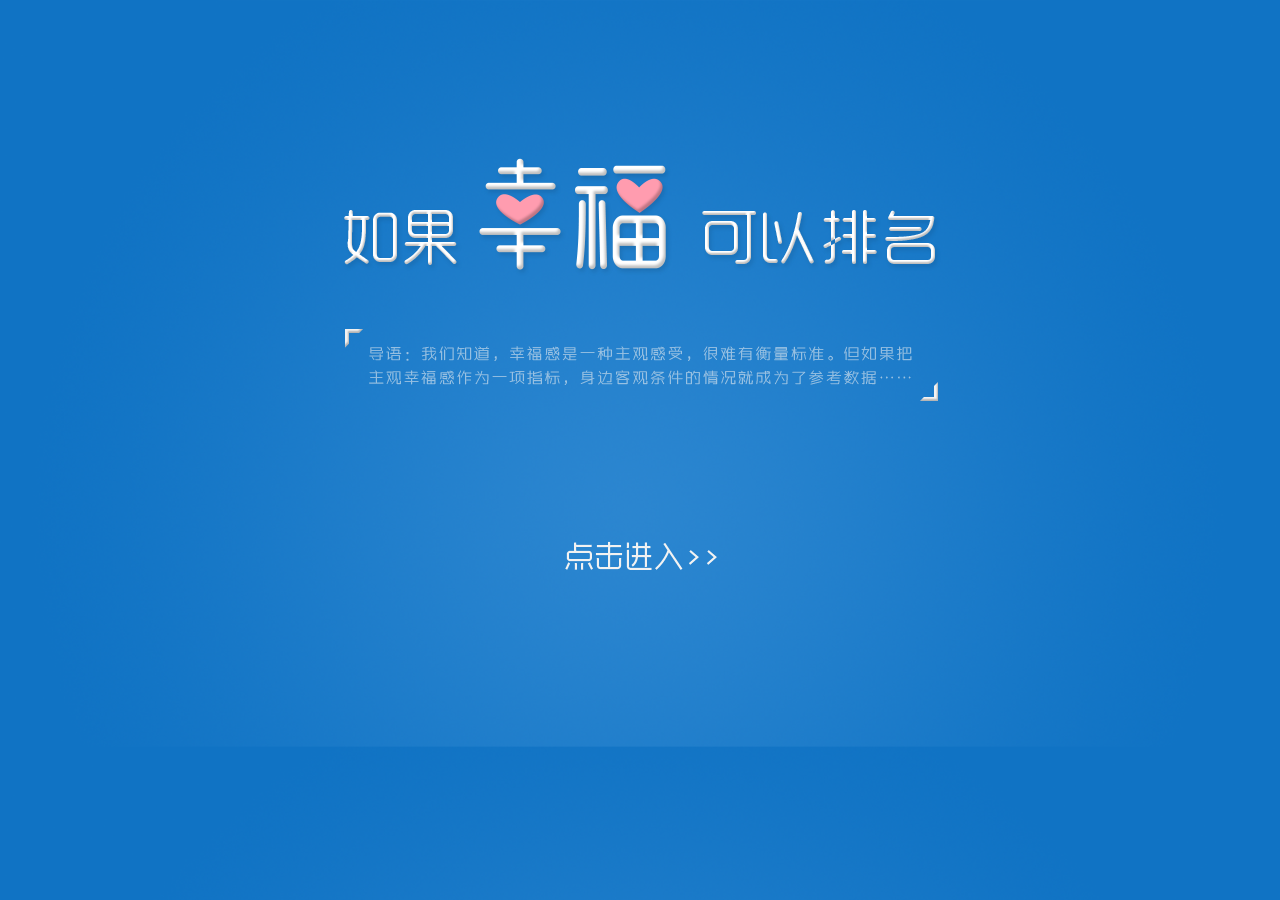
<file: index.html>
<!doctype html>
<html lang="en">
<head>
  <meta charset="UTF-8">
  <title>Document</title>
  <link rel="stylesheet" href="style/style.css" type="text/css" media="all" />
</head>
<body>
  <div id="container">
    <div class="title">
      <div class="icon1"></div>
      <div class="icon2"></div>
    </div>
    <div class="quote"></div>
    <a class="enter" href="main.html"></a>
  </div>
</body>
</html>
</file>
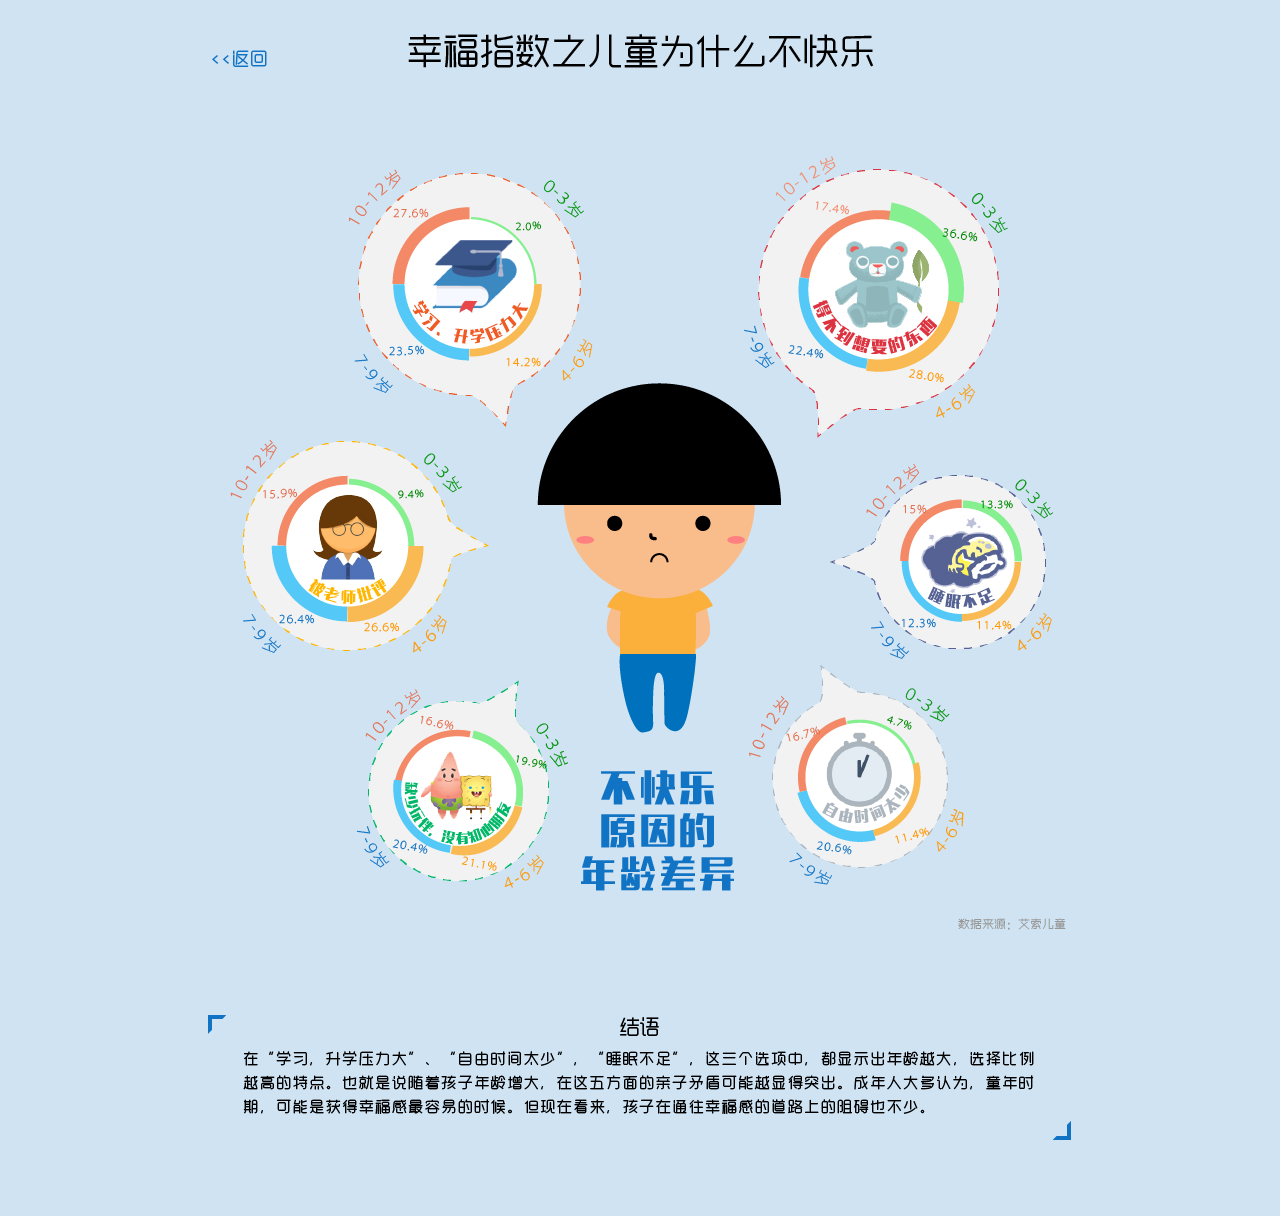
<file: child.html>
<!doctype html>
<html lang="en">
<head>
  <meta charset="UTF-8">
  <title>Document</title>
  <link rel="stylesheet" href="style/content.css" type="text/css" media="all" />

  <style type="text/css" media="all">
html {
  background-color: #CFE3F3;
}
  </style>
</head>
<body>
  <div id="container">
    <a class="return" href="main.html"></a>
    <div id="child"></div>
  </div>
</body>
</html>
</file>
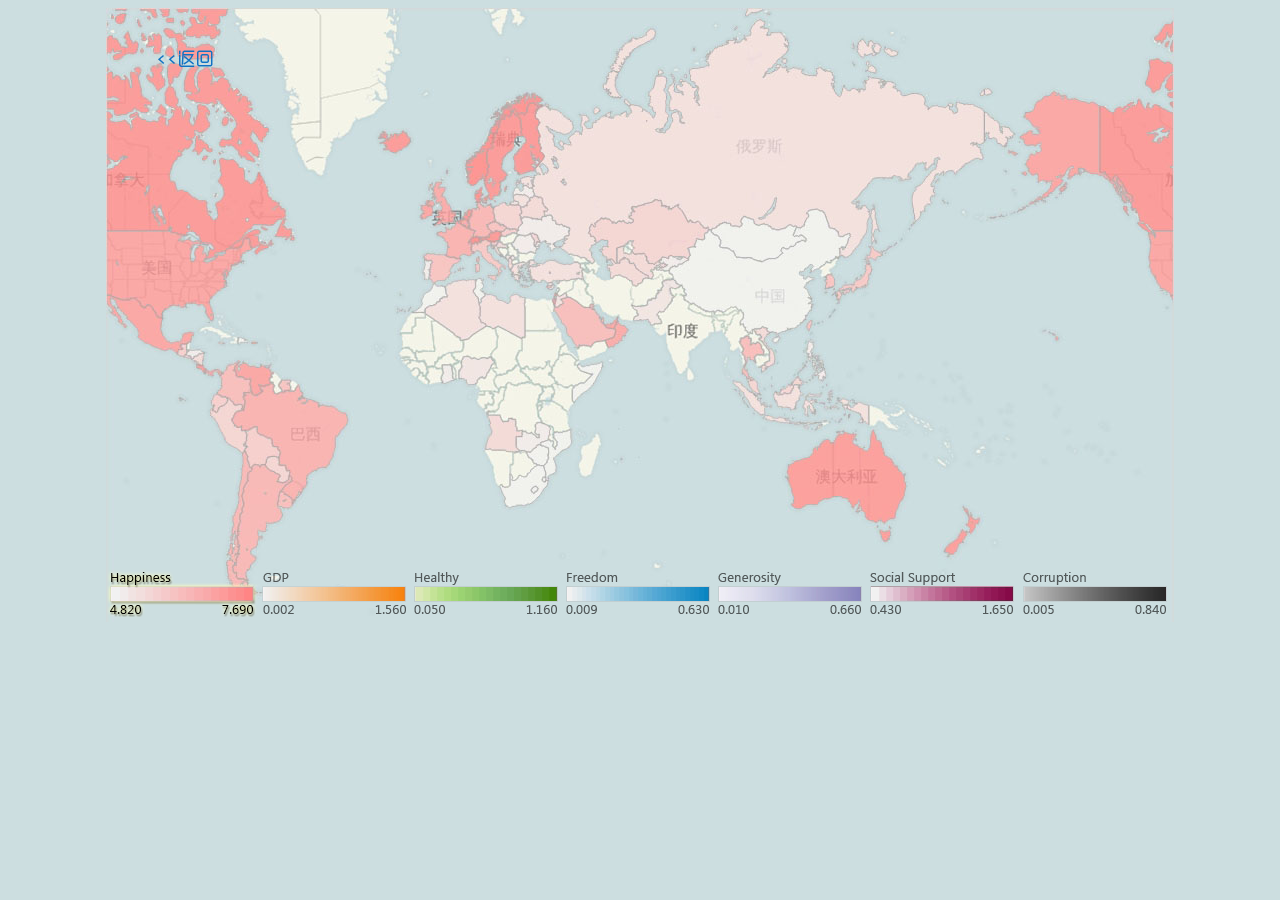
<file: earth.html>
<!doctype html>
<html lang="en">
<head>
  <meta charset="UTF-8">
  <title>Document</title>
  <link rel="stylesheet" href="style/content.css" type="text/css" media="all" />
  <style type="text/css" media="all">
html {
  background-color: #CCDEE0;
}
  </style>
  <script src="js/jquery.js"></script>
</head>
<body>
  <div id="earth">
    <a href="main.html" class="return"></a>
    <div class="area">
      <div class="item happiness"></div>
      <div class="item gdp"></div>
      <div class="item healthy"></div>
      <div class="item freedom"></div>
      <div class="item generosity"></div>
      <div class="item social"></div>
      <div class="item corruption"></div>
    </div>
  </div>
  <script src="js/main.js"></script>
</body>
</html>
</file>
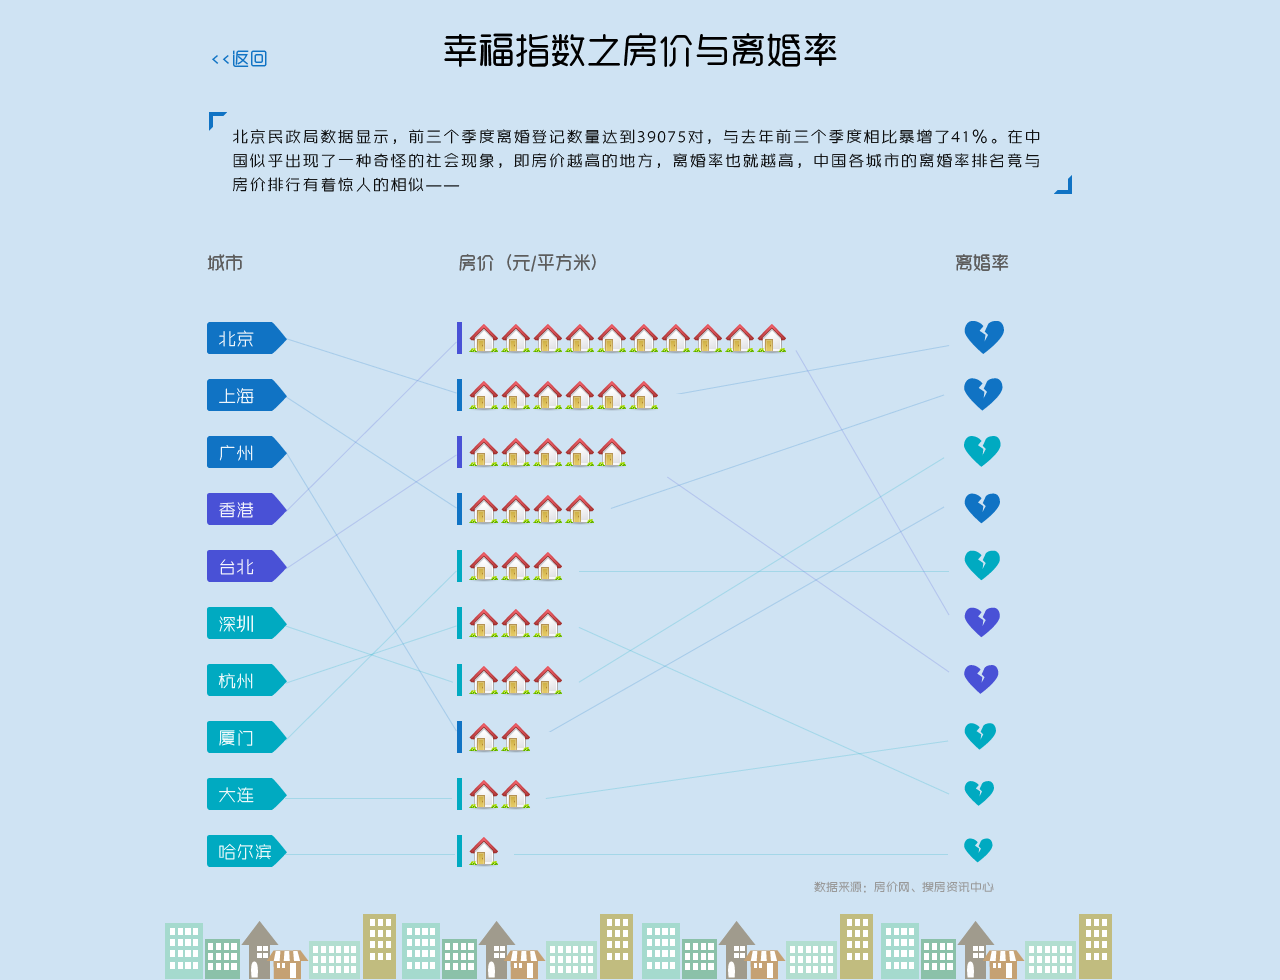
<file: house.html>
<!doctype html>
<html lang="en">
<head>
  <meta charset="UTF-8">
  <title>Document</title>
  <link rel="stylesheet" href="style/content.css" type="text/css" media="all" />
  <style type="text/css" media="all">
html {
  background-color: #CFE3F3;
}
  </style>
  <!--<script src="js/less.js"></script>-->
  <script src="js/jquery.js"></script>
</head>
<body>
  <div id="container">
    <a class="return" href="main.html"></a>
    <div id="house">
      <table>
        <tr>
          <td class="city bj"></td>
          <td class="price price1"></td>
          <td class="divorce divorce1"></td>
        </tr>
        <tr>
          <td class="city sh"></td>
          <td class="price price2"></td>
          <td class="divorce divorce2"></td>
        </tr>
        <tr>
          <td class="city gz"></td>
          <td class="price price3"></td>
          <td class="divorce divorce3"></td>
        </tr>
        <tr>
          <td class="city hk"></td>
          <td class="price price4"></td>
          <td class="divorce divorce4"></td>
        </tr>
        <tr>
          <td class="city tb"></td>
          <td class="price price5"></td>
          <td class="divorce divorce5"></td>
        </tr>
        <tr>
          <td class="city sz"></td>
          <td class="price price6"></td>
          <td class="divorce divorce6"></td>
        </tr>
        <tr>
          <td class="city hz"></td>
          <td class="price price7"></td>
          <td class="divorce divorce7"></td>
        </tr>
        <tr>
          <td class="city xm"></td>
          <td class="price price8"></td>
          <td class="divorce divorce8"></td>
        </tr>
        <tr>
          <td class="city dl"></td>
          <td class="price price9"></td>
          <td class="divorce divorce9"></td>
        </tr>
        <tr>
          <td class="city heb"></td>
          <td class="price price10"></td>
          <td class="divorce divorce10"></td>
        </tr>
      </table>
      <div class="line-area">
        <div class="line bj">
          <div class="number"></div>
        </div>
        <div class="line sh">
          <div class="number"></div>
        </div>
        <div class="line gz">
          <div class="number"></div>
        </div>
        <div class="line hk">
          <div class="number"></div>
        </div>
        <div class="line tb">
          <div class="number"></div>
        </div>
        <div class="line sz">
          <div class="number"></div>
        </div>
        <div class="line hz">
          <div class="number"></div>
        </div>
        <div class="line xm">
          <div class="number"></div>
        </div>
        <div class="line dl">
          <div class="number"></div>
        </div>
        <div class="line heb">
          <div class="number"></div>
        </div>
      </div>
    </div>
  </div>
  <script src="js/main.js"></script>
</body>
</html>
</file>
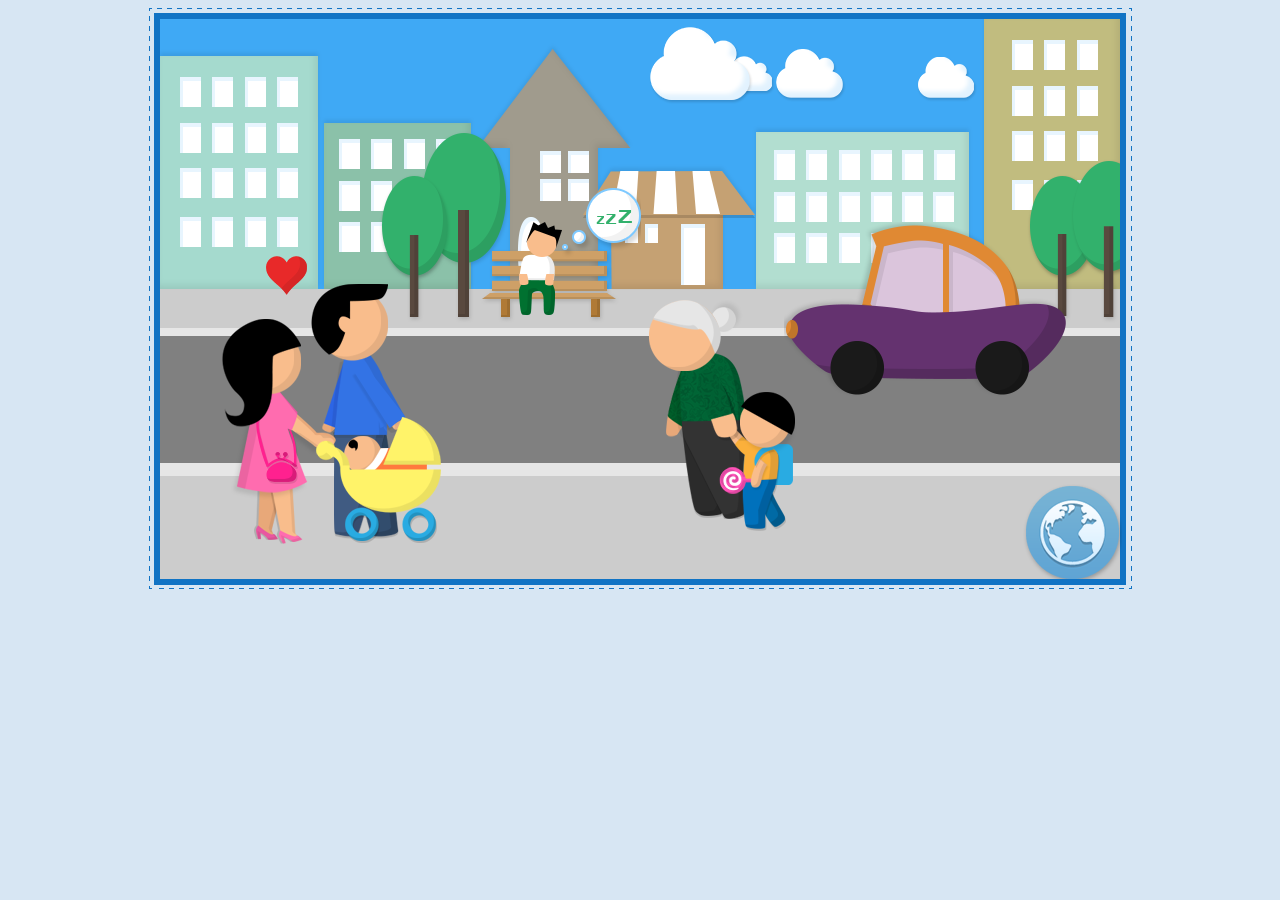
<file: main.html>
<!doctype html>
<html lang="en">
<head>
  <meta charset="UTF-8">
  <title>Document</title>
  <link rel="stylesheet" href="style/main.css" type="text/css" media="all" />
</head>
<body>
  <div id="container">
    <a class="earth" href="earth.html" title="查看全球幸福指数"></a>
    <a class="house" href="house.html" title="房价与离婚率十大城市排行">
          <div class="heart"title="房价与离婚率十大城市排行"></div>
    </a>
    <a class="material" href="material.html" title="查看物质指数"></a>
    <a class="sleep" href="sleep.html" title="查看睡眠质量"></a>
    <a class="pension" href="pension.html" title="养老金指数">
      <div class="hand"></div>
    </a>
    <a class="child" href="child.html" title="儿童不快乐原因的年龄分布"></a>
    <a class="transport" href="transport.html" title="交通指数"></a>
  </div>
</body>
</html>
</file>
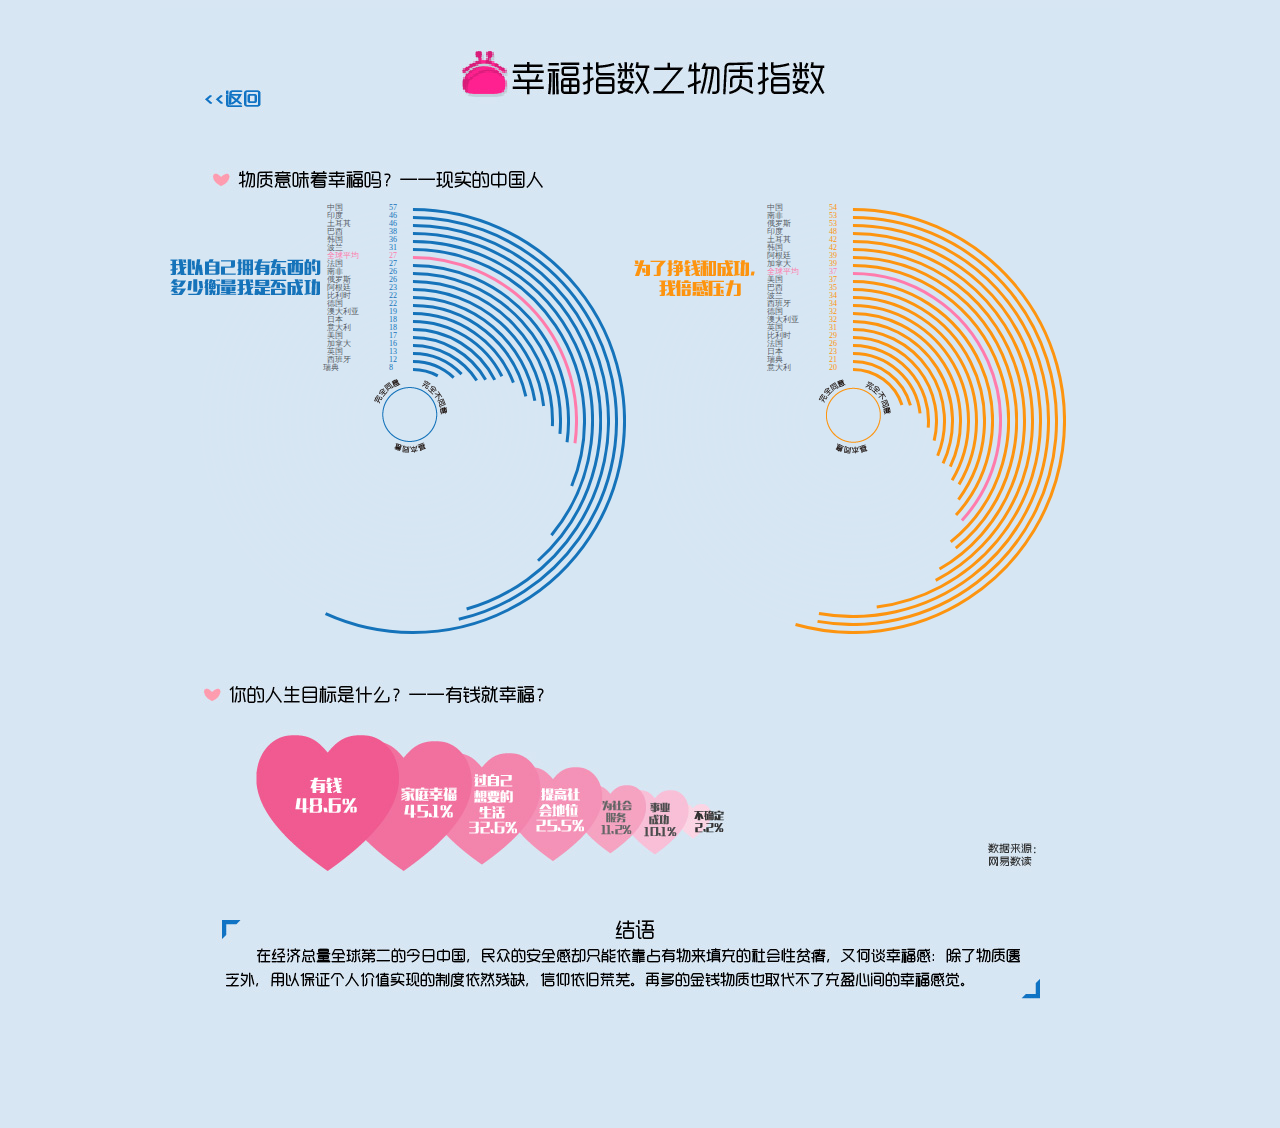
<file: material.html>
<!doctype html>
<html lang="en">
<head>
  <meta charset="UTF-8">
  <title>Document</title>
  <link rel="stylesheet" href="style/material.css" type="text/css" media="all" />
  <link rel="stylesheet" href="style/content.css" type="text/css" media="all" />
  <script src="js/jquery.js"></script>
  <script src="js/circles.js"></script>
</head>
<body>
  <div id="container">
    <div id="material">
    <a class="return" href="main.html"></a>
      <div class="chart">
        <div id="own"></div>
        <div id="press"></div>
        <div id="title-left"></div>
        <div id="title-right"></div>
        <div id="circle-left"></div>
        <div id="circle-right"></div>
      </div>
    </div>
  </div>
  <script src="js/material.js" type="text/javascript" charset="utf-8"></script>
</body>
</html>
</file>
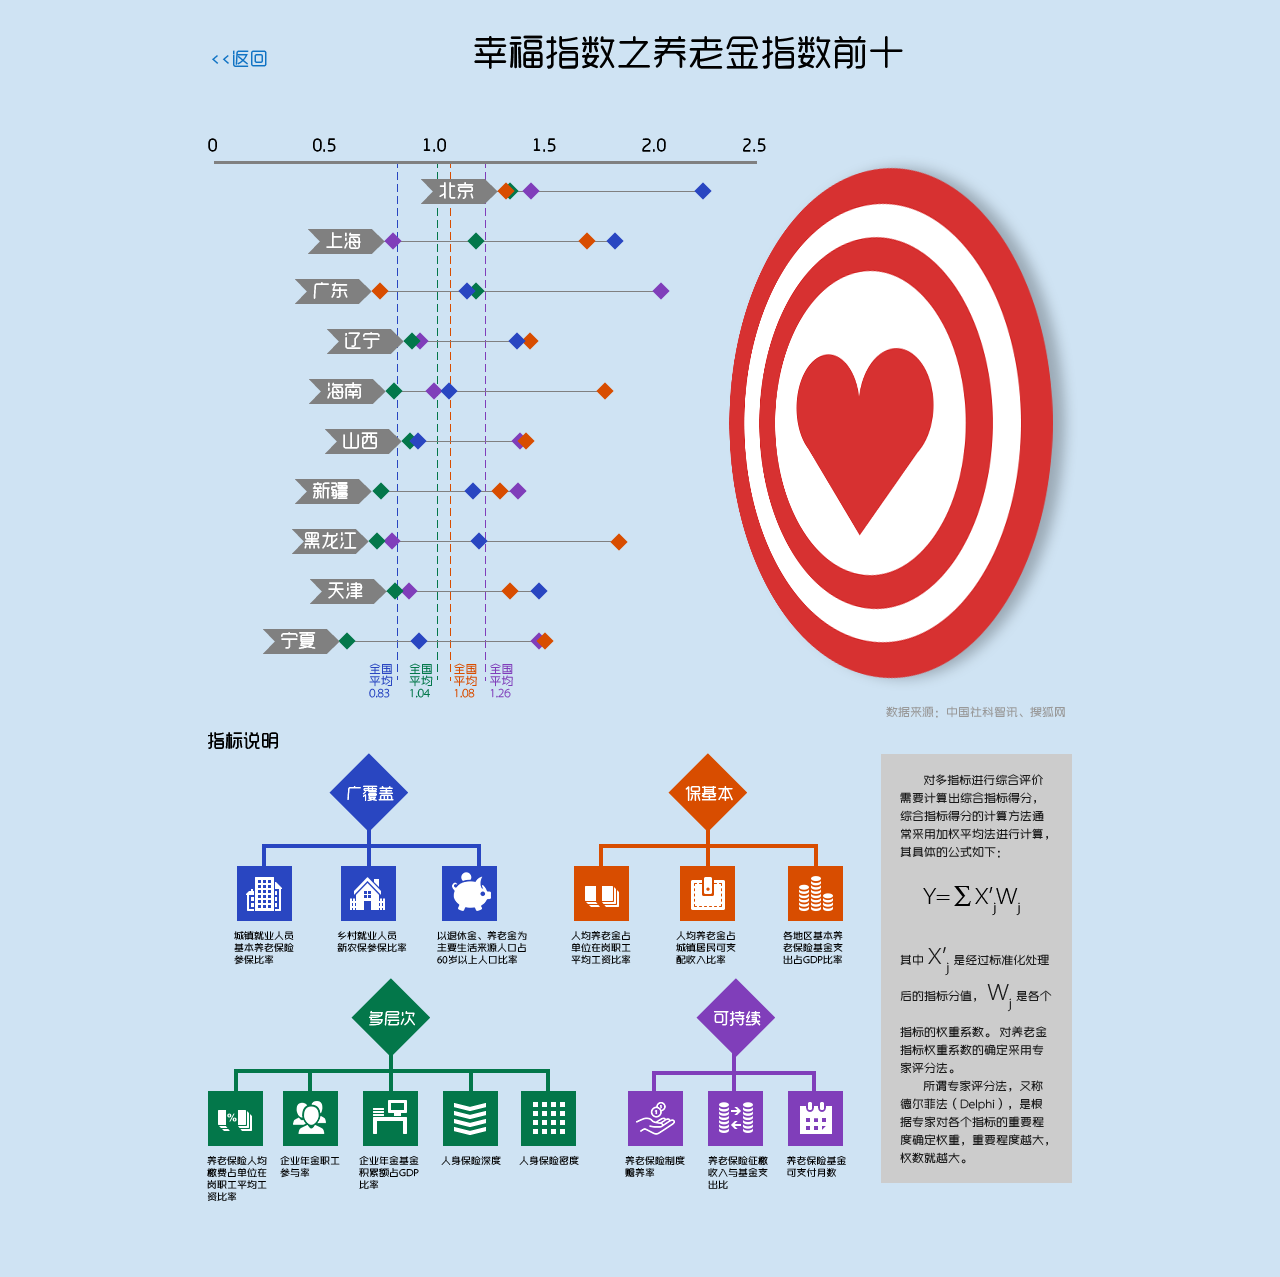
<file: pension.html>
<!doctype html>
<html lang="en">
<head>
  <meta charset="UTF-8">
  <title>Document</title>
  <link rel="stylesheet" href="style/content.css" type="text/css" media="all" />
  <style type="text/css" media="all">
html {
  background-color: #CFE3F3;
}
  </style>
</head>
<body>
  <div id="container">
    <a href="main.html" class="return"></a>
    <div id="pension"></div>
  </div>
</body>
</html>
</file>
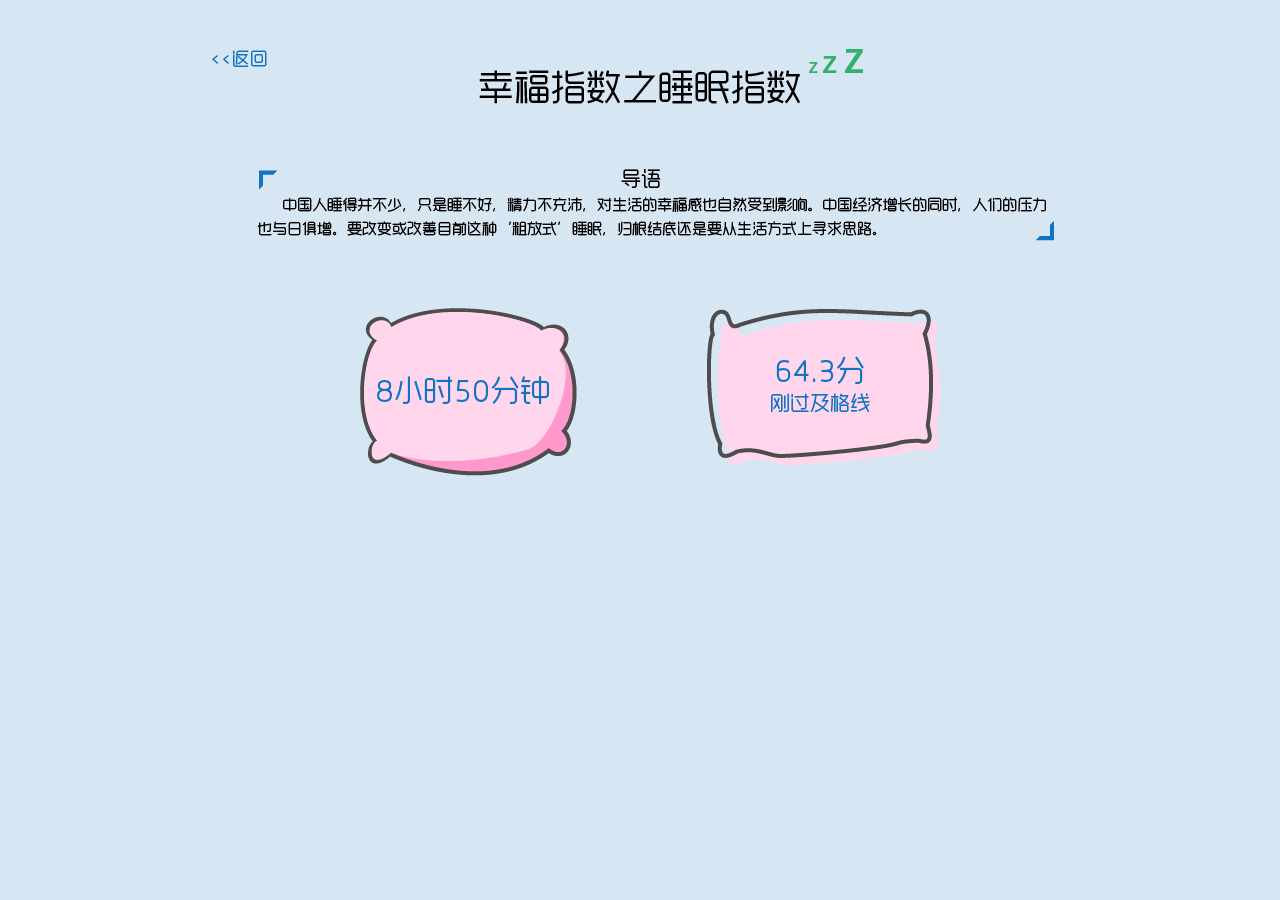
<file: sleep.html>
<!doctype html>
<html lang="en">
<head>
  <meta charset="UTF-8">
  <title>Document</title>
  <link rel="stylesheet" href="style/content.css" type="text/css" media="all" />
</head>
<body>
  <div id="container">
    <a href="main.html" class="return"></a>
    <div id="sleep">
      <div class="enter">
        <a href="sleep_time.html" class="time"></a>
        <a href="sleep_mark.html" class="mark"></a>
      </div>
    </div>
  </div>
</body>
</html>
</file>
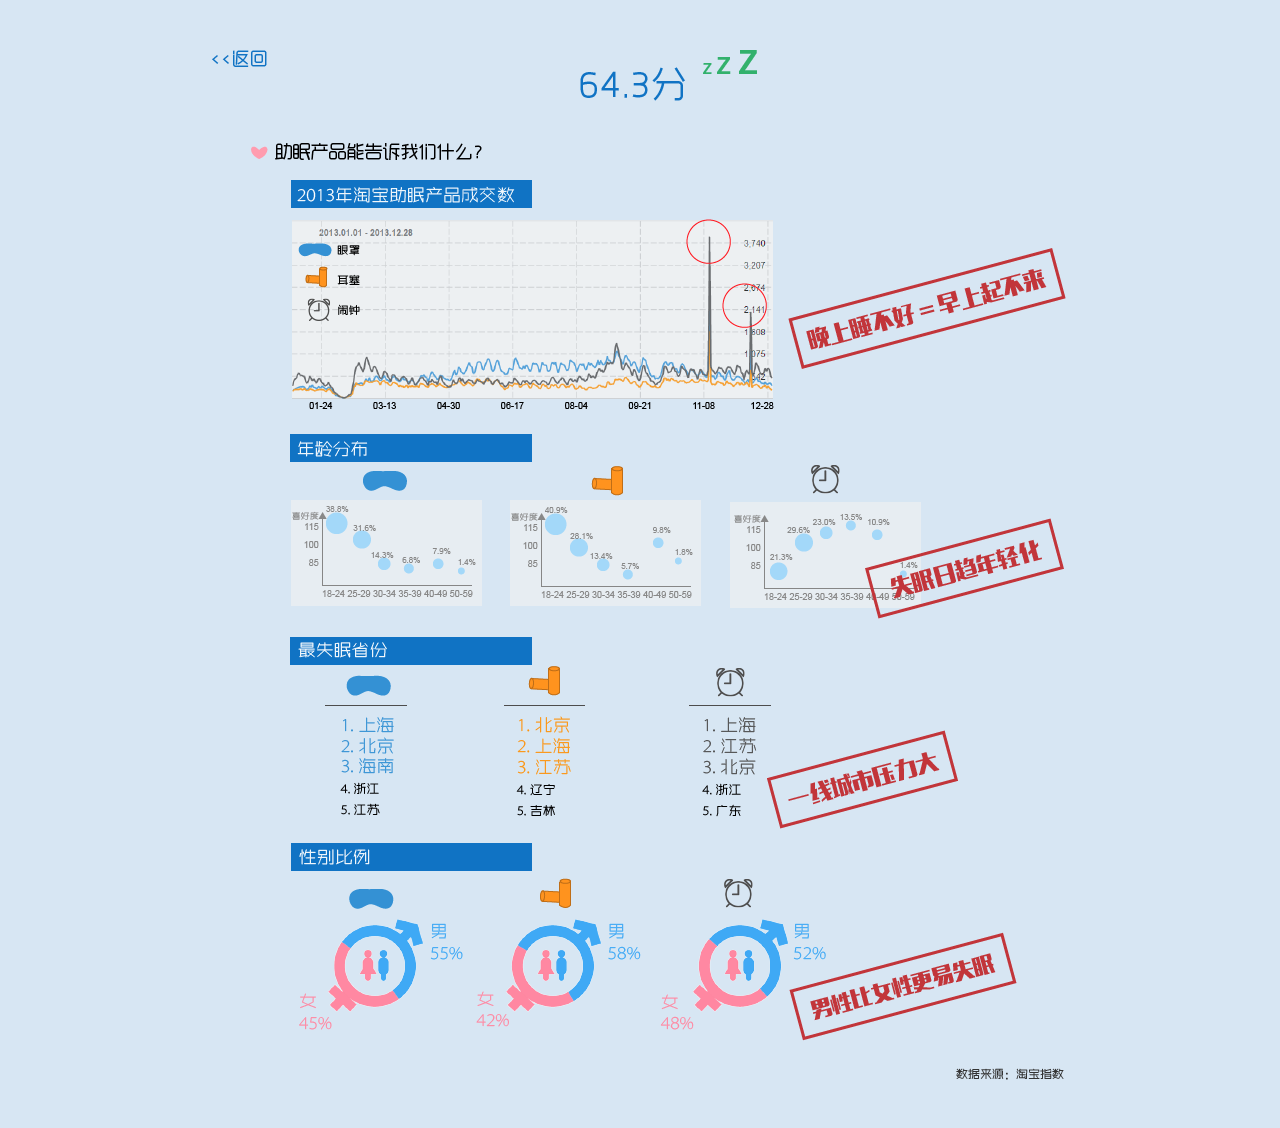
<file: sleep_mark.html>
<!doctype html>
<html lang="en">
<head>
  <meta charset="UTF-8">
  <title>Document</title>
  <link rel="stylesheet" href="style/content.css" type="text/css" media="all" />
</head>
<body>
  <div id="container">
    <a href="sleep.html" class="return"></a>
    <div id="sleep-mark"></div>
  </div>
</body>
</html>
</file>
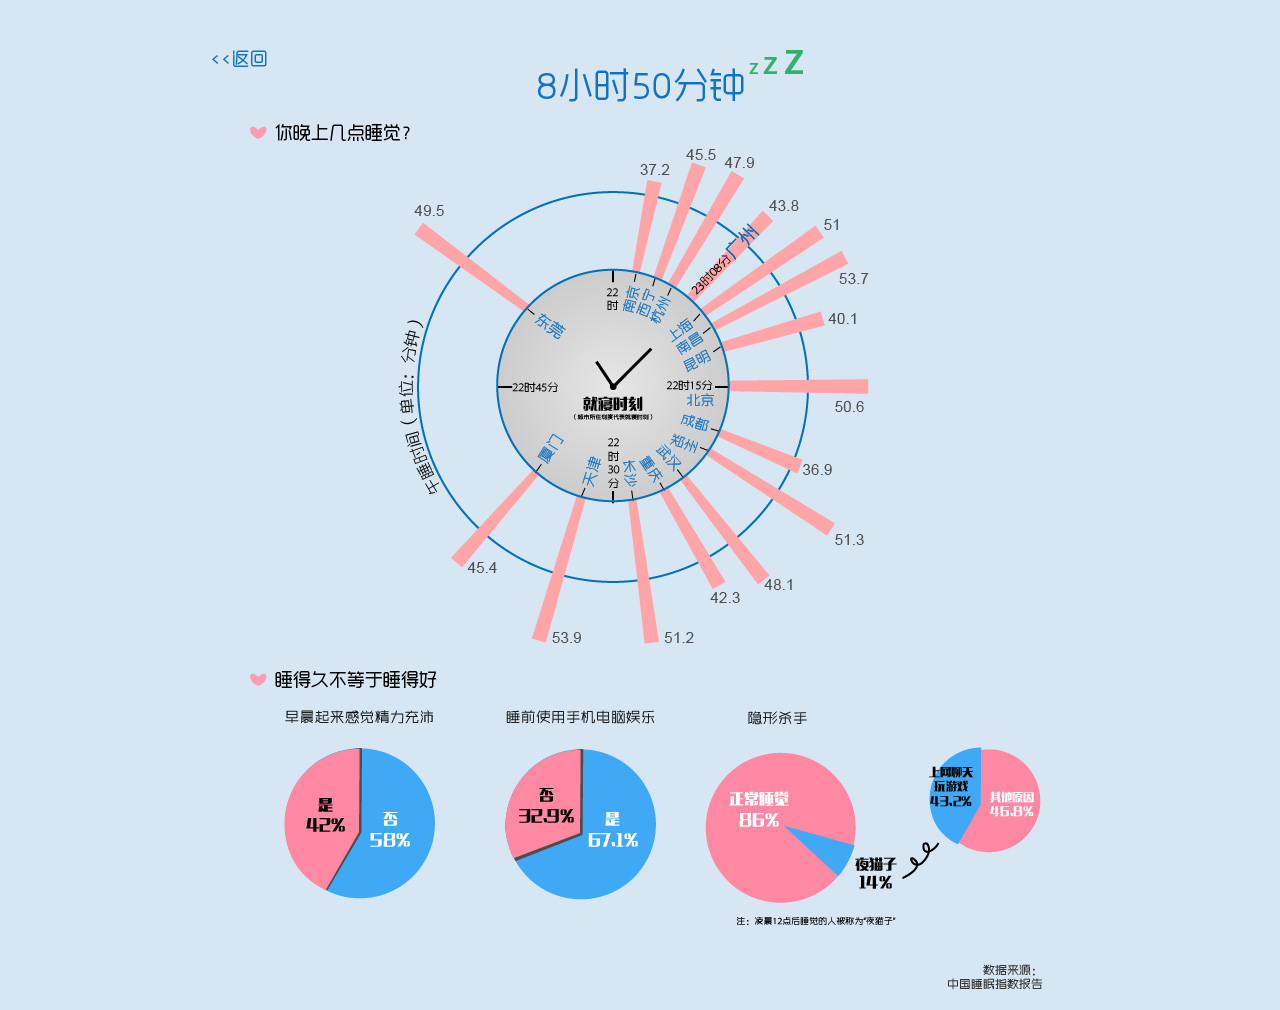
<file: sleep_time.html>
<!doctype html>
<html lang="en">
<head>
  <meta charset="UTF-8">
  <title>Document</title>
  <link rel="stylesheet" href="style/content.css" type="text/css" media="all" />
</head>
<body>
  <div id="container">
    <a href="sleep.html" class="return"></a>
    <div id="sleep-time"></div>
  </div>
</body>
</html>
</file>
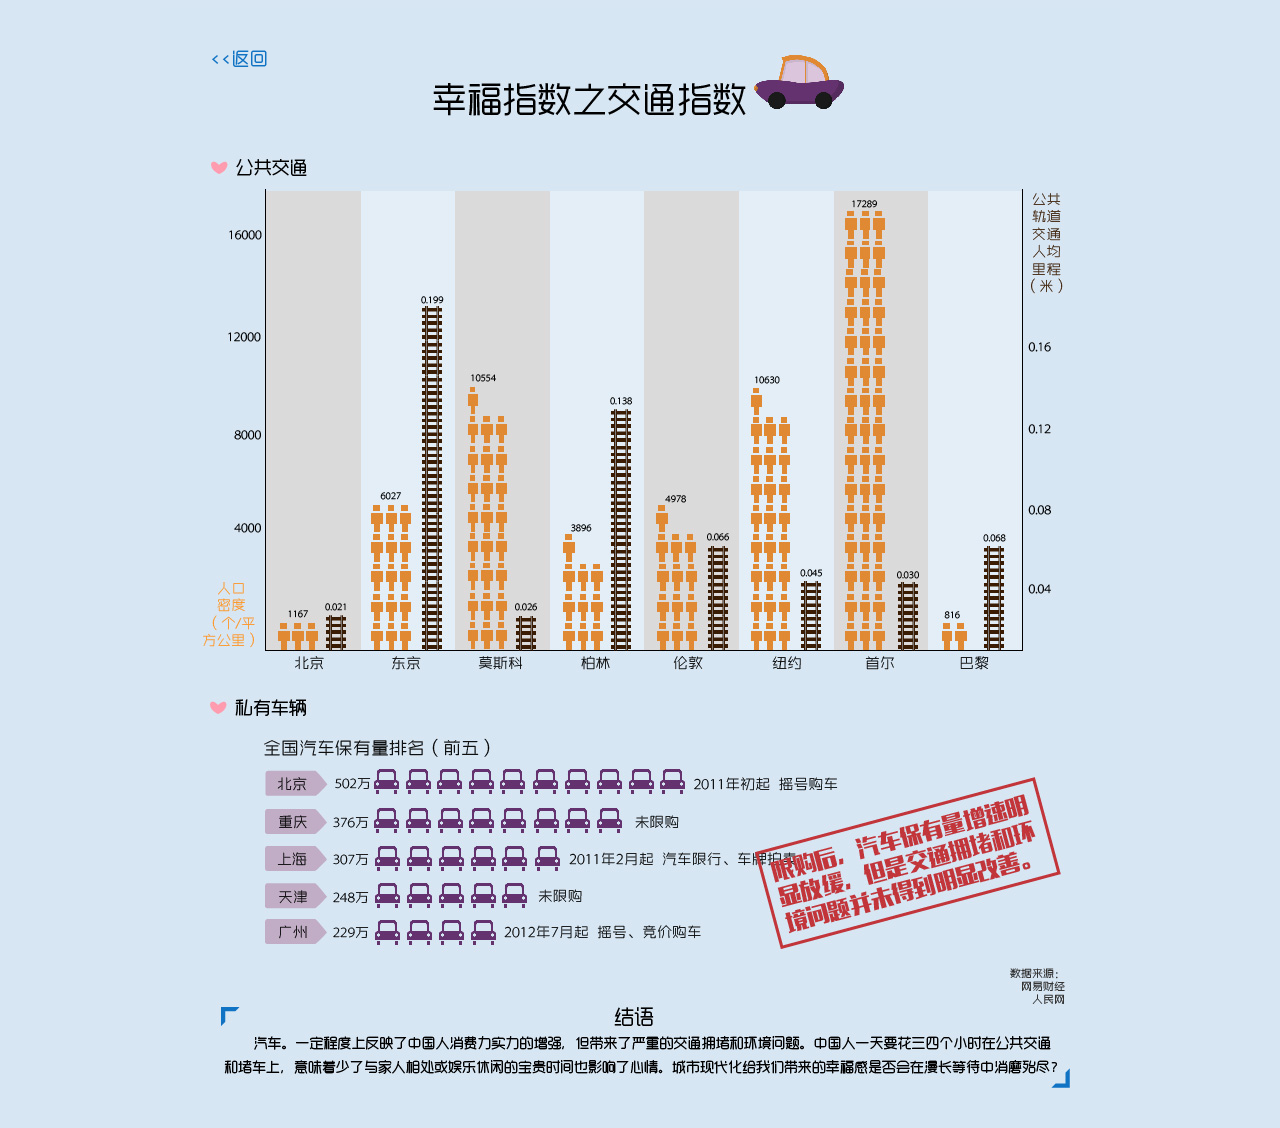
<file: transport.html>
<!doctype html>
<html lang="en">
<head>
  <meta charset="UTF-8">
  <title>Document</title>
  <link rel="stylesheet" href="style/content.css" type="text/css" media="all" />
</head>
<body>
  <div id="container">
    <a href="main.html" class="return"></a>
    <div id="car"></div>
  </div>
</body>
</html>
</file>
<file: style/style.css>
.bg {
  background: #ccc;
}
.b {
  border: 1px solid red;
}
.active {
  opacity: 1.0!important;
}
.inactive {
  opacity: 0.1!important;
}
.bg2 {
  background: #999;
}
.visible {
  display: block!important;
}
.invisible {
  display: none;
}
body {
  background: url(../images/welbg.png);
  background-size: 100%;
  text-align: center;
}
/* page_1 */
#container {
  margin: 0 auto;
  width: 960px;
  height: 500px;
  text-align: center;
  margin-top: 150px;
}
#container .title {
  width: 623px;
  height: 79px;
  margin: 0 auto;
  position: relative;
}
#container .title .icon1 {
  width: 623px;
  height: 79px;
  position: absolute;
  background: url(../images/if.png) no-repeat;
  top: 49px;
}
#container .title .icon2 {
  width: 202px;
  height: 134px;
  position: absolute;
  background: url(../images/xingfu.png) no-repeat;
  left: 150px;
}
#container .quote {
  width: 601px;
  height: 82px;
  margin: 100px auto;
  background: url(../images/welp.png) no-repeat;
}
#container .enter {
  display: block;
  width: 154px;
  height: 30px;
  margin: 130px auto;
  background: url(../images/in.png) no-repeat;
}
</file>
<file: style/content.css>
.bg {
  background: #ccc;
}
.b {
  border: 1px solid red;
}
.active {
  opacity: 1.0!important;
}
.inactive {
  opacity: 0.1!important;
}
.bg2 {
  background: #999;
}
.visible {
  display: block!important;
}
.invisible {
  display: none;
}
html {
  background-color: #d7e6f3;
}
#container {
  margin: 0 auto;
  width: 960px;
  min-height: 400px;
  position: relative;
}
#container .return {
  display: inline-block;
  width: 58px;
  height: 20px;
  position: absolute;
  left: 50px;
  top: 40px;
  background: url(../images/return.png) no-repeat;
  z-index: 100;
}
/* child */
#child {
  width: 100%;
  height: 1200px;
  background: url(../images/child_bg.png) no-repeat;
}
/* house */
#house {
  width: 100%;
  height: 972px;
  background: url(../images/house/pricebg.png) no-repeat;
  position: absolute;
}
#house table {
  width: 870px;
  height: 500px;
  margin-top: 300px;
  position: absolute;
  text-align: left;
  left: 50%;
  margin-left: -435px;
}
#house table tr {
  height: 55px;
  width: 100%;
}
#house table .city {
  width: 230px;
  height: 32px;
  background-position: left center!important;
  cursor: pointer;
}
#house table .price {
  width: 470px;
  background-position: left center!important;
}
#house table .divorce {
  width: 100px;
  background-position: left center!important;
}
#house table .bj {
  background: url(../images/house/citybj.png) no-repeat;
}
#house table .sh {
  background: url(../images/house/citysh.png) no-repeat;
}
#house table .gz {
  background: url(../images/house/citygz.png) no-repeat;
}
#house table .hk {
  background: url(../images/house/cityhk.png) no-repeat;
}
#house table .tb {
  background: url(../images/house/citytb.png) no-repeat;
}
#house table .sz {
  background: url(../images/house/citysz.png) no-repeat;
}
#house table .hz {
  background: url(../images/house/cityhz.png) no-repeat;
}
#house table .xm {
  background: url(../images/house/cityxm.png) no-repeat;
}
#house table .dl {
  background: url(../images/house/citydl.png) no-repeat;
}
#house table .heb {
  background: url(../images/house/cityheb.png) no-repeat;
}
#house table .price1 {
  background: url(../images/house/househk.png) no-repeat;
}
#house table .price2 {
  background: url(../images/house/housebj.png) no-repeat;
}
#house table .price3 {
  background: url(../images/house/housetb.png) no-repeat;
}
#house table .price4 {
  background: url(../images/house/housesh.png) no-repeat;
}
#house table .price5 {
  background: url(../images/house/housexm.png) no-repeat;
}
#house table .price6 {
  background: url(../images/house/househz.png) no-repeat;
}
#house table .price7 {
  background: url(../images/house/housesz.png) no-repeat;
}
#house table .price8 {
  background: url(../images/house/housegz.png) no-repeat;
}
#house table .price9 {
  background: url(../images/house/housedl.png) no-repeat;
}
#house table .price10 {
  background: url(../images/house/househeb.png) no-repeat;
}
#house table .divorce1 {
  background: url(../images/house/divorcebj.png) no-repeat;
}
#house table .divorce2 {
  background: url(../images/house/divorcesh.png) no-repeat;
}
#house table .divorce3 {
  background: url(../images/house/divorcesz.png) no-repeat;
}
#house table .divorce4 {
  background: url(../images/house/divorcegz.png) no-repeat;
}
#house table .divorce5 {
  background: url(../images/house/divorcexm.png) no-repeat;
}
#house table .divorce6 {
  background: url(../images/house/divorcehk.png) no-repeat;
}
#house table .divorce7 {
  background: url(../images/house/divorcetb.png) no-repeat;
}
#house table .divorce8 {
  background: url(../images/house/divorcedl.png) no-repeat;
}
#house table .divorce9 {
  background: url(../images/house/divorcehz.png) no-repeat;
}
#house table .divorce10 {
  background: url(../images/house/divorceheb.png) no-repeat;
}
#house .line-area {
  width: 690px;
  height: 500px;
  position: absolute;
  top: 300px;
  left: 125px;
}
#house .line-area .line {
  position: absolute;
  width: 100%;
  height: 10px;
  opacity: 0.2;
}
#house .line-area .number {
  position: absolute;
  width: 400px;
  height: 10px;
  right: -90px;
  display: none;
}
#house .line-area .bj {
  top: 30px;
  width: 665px;
  height: 56px;
  background: url(../images/house/line-num/line01-BJ.png) no-repeat;
}
#house .line-area .bj .number {
  top: -14px;
  right: -104px;
  width: 389px;
  height: 94px;
  background: url(../images/house/line-num/num01-BJ.png) no-repeat;
}
#house .line-area .sh {
  top: 86px;
  width: 660px;
  height: 115px;
  background: url(../images/house/line-num/line02-SH.png) no-repeat;
}
#house .line-area .sh .number {
  top: -10px;
  right: -104px;
  width: 445px;
  height: 149px;
  background: url(../images/house/line-num/num02-SH.png) no-repeat;
}
#house .line-area .gz {
  top: 143px;
  width: 660px;
  height: 281px;
  background: url(../images/house/line-num/line03-GZ.png) no-repeat;
}
#house .line-area .gz .number {
  top: 43px;
  right: -104px;
  width: 504px;
  height: 263px;
  background: url(../images/house/line-num/num03-GZ.png) no-repeat;
}
#house .line-area .hk {
  top: 33px;
  width: 665px;
  height: 275px;
  background: url(../images/house/line-num/line04-HK.png) no-repeat;
}
#house .line-area .hk .number {
  top: -18px;
  right: -120px;
  width: 269px;
  height: 319px;
  background: url(../images/house/line-num/num04-HK.png) no-repeat;
}
#house .line-area .tb {
  top: 146px;
  width: 665px;
  height: 219px;
  background: url(../images/house/line-num/line05-TB.png) no-repeat;
}
#house .line-area .tb .number {
  top: -17px;
  right: -114px;
  width: 429px;
  height: 264px;
  background: url(../images/house/line-num/num05-TB.png) no-repeat;
}
#house .line-area .sz {
  top: 149px;
  width: 660px;
  height: 226px;
  background: url(../images/house/line-num/line06-SZ.png) no-repeat;
}
#house .line-area .sz .number {
  top: -16px;
  right: -127px;
  width: 499px;
  height: 262px;
  background: url(../images/house/line-num/num06-SZ.png) no-repeat;
}
#house .line-area .hz {
  top: 317px;
  width: 665px;
  height: 170px;
  background: url(../images/house/line-num/line07-HZ.png) no-repeat;
}
#house .line-area .hz .number {
  top: -16px;
  right: -94px;
  width: 473px;
  height: 206px;
  background: url(../images/house/line-num/num07-HZ.png) no-repeat;
}
#house .line-area .xm {
  top: 262px;
  width: 665px;
  height: 171px;
  background: url(../images/house/line-num/line08-XM.png) no-repeat;
}
#house .line-area .xm .number {
  top: -19px;
  right: -112px;
  width: 488px;
  height: 38px;
  background: url(../images/house/line-num/num08-XM.png) no-repeat;
}
#house .line-area .dl {
  top: 432px;
  width: 664px;
  height: 59px;
  background: url(../images/house/line-num/line09-DL.png) no-repeat;
}
#house .line-area .dl .number {
  top: -14px;
  right: -96px;
  width: 504px;
  height: 91px;
  background: url(../images/house/line-num/num09-DL.png) no-repeat;
}
#house .line-area .heb {
  top: 546px;
  width: 674px;
  height: 13px;
  background: url(../images/house/line-num/line10-HEB.png) no-repeat;
}
#house .line-area .heb .number {
  top: -17px;
  right: -88px;
  width: 543px;
  height: 37px;
  background: url(../images/house/line-num/num10-HEB.png) no-repeat;
}
/* material */
#material {
  width: 100%;
  height: 1120px;
  background: url(../images/material/materialbg.jpg) no-repeat;
  position: absolute;
}
#material .return {
  left: 44px;
  top: 80px;
  opacity: 1;
}
#material .chart {
  width: 900px;
  height: 450px;
  margin: 0 auto;
  margin-top: 200px;
}
#material #own,
#material #press {
  width: 430px;
  height: 430px;
  margin-left: 10px;
  float: left;
  /*.b;*/
}
#material #press:after {
  content: '';
  clear: both;
}
/* sleep */
#sleep {
  position: absolute;
  width: 100%;
  min-height: 551px;
  background: url(../images/sleep/sleepbg.jpg) no-repeat;
}
#sleep .enter {
  width: 800;
  min-height: 170px;
  margin: 0 auto;
  margin-top: 300px;
  text-align: center;
}
#sleep .enter .time,
#sleep .enter .mark {
  width: 217px;
  height: 168px;
  float: left;
  background: url(../images/sleep/pillow1.png) no-repeat;
}
#sleep .enter .time {
  margin-left: 200px;
}
#sleep .enter .mark {
  width: 234px;
  float: right;
  margin-right: 180px;
  background: url(../images/sleep/pillow2.png) no-repeat;
}
#sleep .enter .mark:after {
  content: '';
  clear: both;
}
#sleep-time {
  position: absolute;
  width: 100%;
  height: 1002px;
  background: url(../images/sleep/pillow1bg.jpg) no-repeat;
}
#sleep-mark {
  position: absolute;
  width: 100%;
  height: 1120px;
  background: url(../images/sleep/pillow2bg.jpg) no-repeat;
}
/* pension */
#pension {
  width: 100%;
  height: 1269px;
  position: absolute;
  background: url(../images/pension/grandmabg.png) no-repeat;
}
/* car */
#car {
  width: 100%;
  height: 1120px;
  position: absolute;
  background: url(../images/car/carbg.jpg) no-repeat;
}
/* earth */
#earth {
  width: 1068px;
  height: 614px;
  margin: 0 auto;
  background: url(../images/earth/happiness.jpg) no-repeat;
  position: relative;
}
#earth .return {
  display: inline-block;
  width: 58px;
  height: 20px;
  position: absolute;
  left: 50px;
  top: 40px;
  background: url(../images/return.png) no-repeat;
  z-index: 100;
}
#earth .area {
  position: absolute;
  bottom: 0;
  width: 100%;
  height: 56px;
}
#earth .area .item {
  width: 152px;
  height: 54px;
  background: #ccc;
  float: left;
}
#earth .area .happiness {
  cursor: pointer;
  background: url(../images/earth/Happiness_Off.png) no-repeat;
}
#earth .area .happiness:hover {
  background: url(../images/earth/Happiness_On.png) no-repeat;
}
#earth .area .gdp {
  cursor: pointer;
  background: url(../images/earth/GDP_Off.png) no-repeat;
}
#earth .area .gdp:hover {
  background: url(../images/earth/GDP_On.png) no-repeat;
}
#earth .area .healthy {
  cursor: pointer;
  background: url(../images/earth/healthy_Off.png) no-repeat;
}
#earth .area .healthy:hover {
  background: url(../images/earth/healthy_On.png) no-repeat;
}
#earth .area .freedom {
  cursor: pointer;
  background: url(../images/earth/freedom_Off.png) no-repeat;
}
#earth .area .freedom:hover {
  background: url(../images/earth/freedom_On.png) no-repeat;
}
#earth .area .generosity {
  cursor: pointer;
  background: url(../images/earth/generosity_Off.png) no-repeat;
}
#earth .area .generosity:hover {
  background: url(../images/earth/generosity_On.png) no-repeat;
}
#earth .area .social {
  cursor: pointer;
  background: url(../images/earth/SocialSupport_Off.png) no-repeat;
}
#earth .area .social:hover {
  background: url(../images/earth/SocialSupport_On.png) no-repeat;
}
#earth .area .corruption {
  cursor: pointer;
  background: url(../images/earth/Corruption_Off.png) no-repeat;
}
#earth .area .corruption:hover {
  background: url(../images/earth/Corruption_On.png) no-repeat;
}
</file>
<file: style/main.css>
html {
  background-color: #d7e6f3;
}
.bg {
  background: #ccc;
}
.b {
  border: 1px solid red;
}
.active {
  opacity: 1.0!important;
}
.inactive {
  opacity: 0.1!important;
}
.bg2 {
  background: #999;
}
.visible {
  display: block!important;
}
.invisible {
  display: none;
}
#container {
  margin: 0 auto;
  width: 983px;
  height: 581px;
  background: url(../images/homebg.png) no-repeat;
  position: relative;
  z-index: 0;
}
#container a {
  display: block;
}
#container .earth {
  position: absolute;
  width: 100px;
  height: 100px;
  right: 10px;
  bottom: 10px;
  background: url(../images/earth.png) no-repeat;
}
#container .house {
  position: absolute;
  width: 960px;
  height: 280px;
  left: 0px;
  top: 0px;
  background: transparent;
  cursor: pointer;
}
#container .material {
  position: absolute;
  width: 42px;
  height: 37px;
left: 112px;
top: 442px;
  background: url(../images/wallet.png) no-repeat;
}
#container .house .heart {
  position: absolute;
  left: 110px;
  top: 240px;
  width: 55px;
  height: 50px;
  background: url(../images/heart.png) no-repeat center;
}
#container .house .heart:hover {
  background: url(../images/broken.png) no-repeat center;
}
#container .sleep {
  position: absolute;
  width: 122px;
  height: 128px;
  left: 370px;
  top: 180px;
  background: url(../images/sleep.png) no-repeat;
}
#container .child {
  position: absolute;
  width: 90px;
  height: 149px;
  left: 566px;
  top: 380px;
  background: url(../images/child.png) no-repeat;
}
#container .pension {
  position: absolute;
  width: 100px;
  height: 231px;
  left: 500px;
  top: 280px;
  background: url(../images/grandma.png) no-repeat;
}
#container .pension .hand {
  width: 45px;
  height: 33px;
  position: absolute;
  top: 125px;
  left: 53px;
  background: url(../images/hand.png) no-repeat;
  z-index: 20;
}
#container .transport {
  position: absolute;
  width: 282px;
  height: 176px;
  left: 635px;
  top: 214px;
  background: url(../images/car.png) no-repeat;
}
</file>
<file: style/material.css>
html {
  -webkit-touch-callout: none;
  -webkit-user-select: none;
  -khtml-user-select: none;
  -moz-user-select: none;
  -ms-user-select: none;
  user-select: none;
  background-color: #d7e6f3;
}
.circle {
  position: absolute;
  float: block;
  /*width: 200px;*/
  /*height: 200px;*/
}
.circles-text-wrp {
  font-size: 8px !important;

  line-height: 0 !important;
  left: -11px !important;
  text-align: left !important;
}
.circles-number {
  cursor: pointer;
}
.circles-text {
  margin-left: -70px !important;
  cursor: pointer;
  color: rgba(22, 32, 35, 0.72);
}
#title-left {
  background: url('../images/material/title1.png');
  width: 151px;
  height: 42px;
  position: absolute;
top: 250px;
left: 10px;
  z-index: 100;
}
#title-right {
  background: url('../images/material/title2.png');
  width: 135px;
  height: 43px;
  position: absolute;
top: 250px;
left: 473px;
  z-index: 100;
}
#circle-left {
  background: url('../images/material/circle1.png');
  width: 78px;
  height: 80px;
  position: absolute;
top: 366px;
left: 210px;
  z-index: 100;
}
#circle-right {
  background: url('../images/material/circle2.png');
  width: 78px;
  height: 80px;
  position: absolute;
top: 366px;
left: 654px;
  z-index: 100;
}
</file>
